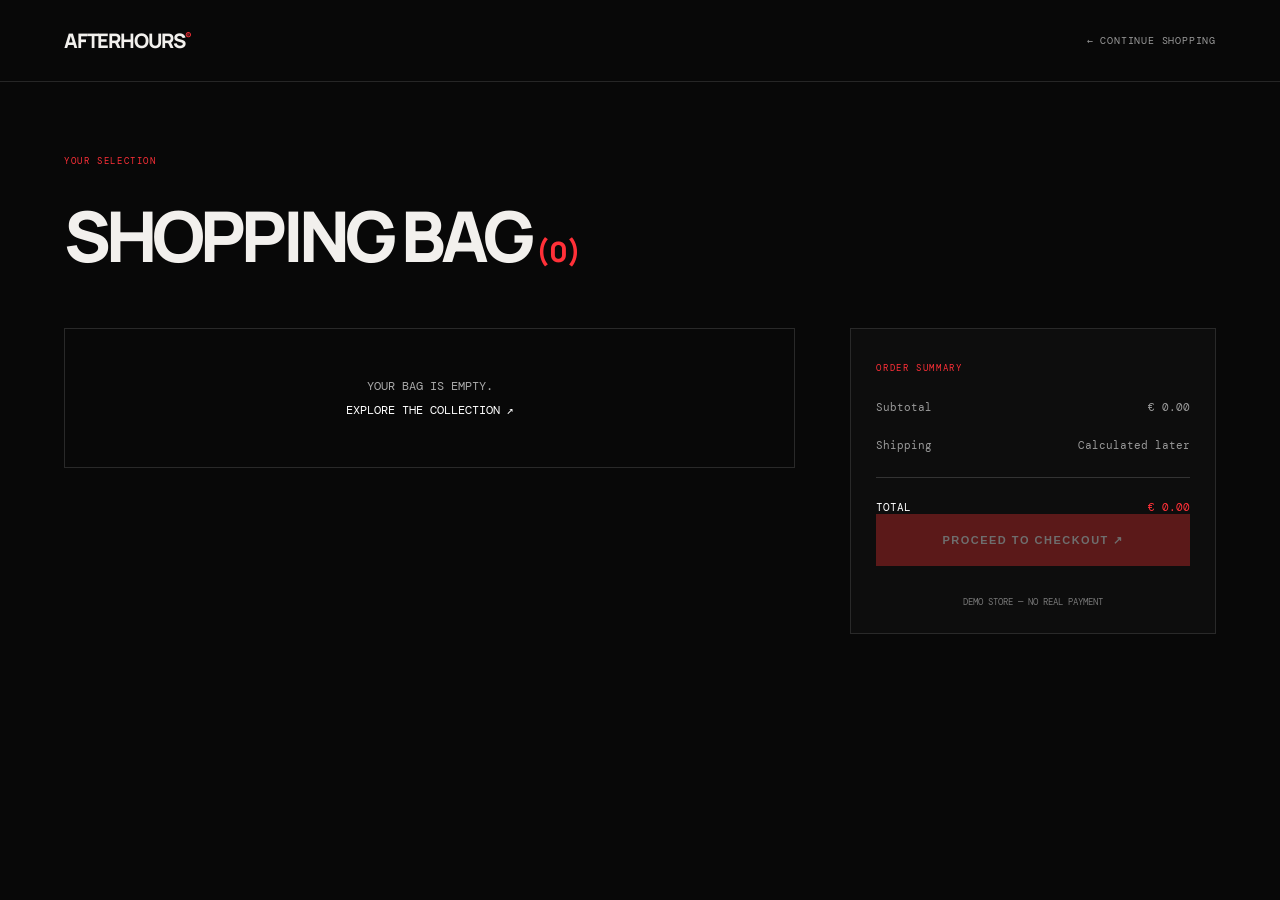
<file: cart.html>
<!DOCTYPE html>
<html lang="en">
<head>
    <meta charset="UTF-8">
    <meta name="viewport" content="width=device-width, initial-scale=1.0">
    <title>Shopping Bag | AFTERHOURS®</title>

    <link rel="stylesheet" href="css/style.css">
    <link href="https://fonts.googleapis.com/css2?family=DM+Mono:wght@400;500&family=Manrope:wght@400;500;600;700;800&display=swap" rel="stylesheet">
</head>

<body class="cart-page">

    <header class="product-header">
        <a href="index.html" class="product-logo">AFTERHOURS<sup>®</sup></a>
        <a href="index.html#products" class="back-link">← CONTINUE SHOPPING</a>
    </header>

    <main class="cart-main">
        <div class="cart-heading">
            <span class="detail-category">YOUR SELECTION</span>
            <h1>SHOPPING BAG<span id="cartCount"> (0)</span></h1>
        </div>

        <div class="cart-layout">
            <section id="cartItems" class="cart-items">
                <!-- Products will be inserted by JavaScript -->
            </section>

            <aside class="cart-summary">
                <span class="detail-category">ORDER SUMMARY</span>

                <div class="summary-line">
                    <span>Subtotal</span>
                    <span id="cartSubtotal">€ 0.00</span>
                </div>

                <div class="summary-line">
                    <span>Shipping</span>
                    <span>Calculated later</span>
                </div>

                <div class="summary-total">
                    <span>TOTAL</span>
                    <span id="cartTotal">€ 0.00</span>
                </div>

                <button
    id="checkoutButton"
    class="checkout-button"
    type="button"
>
    PROCEED TO CHECKOUT ↗
</button>

                <p id="checkoutMessage" class="cart-message"></p>
                <p class="cart-disclaimer">DEMO STORE — NO REAL PAYMENT</p>
            </aside>
        </div>
    </main>

    <script src="js/products-data.js"></script>
<script src="js/cart.js"></script> <!-- или checkout.js соответственно -->

</body>
</html>
</file>
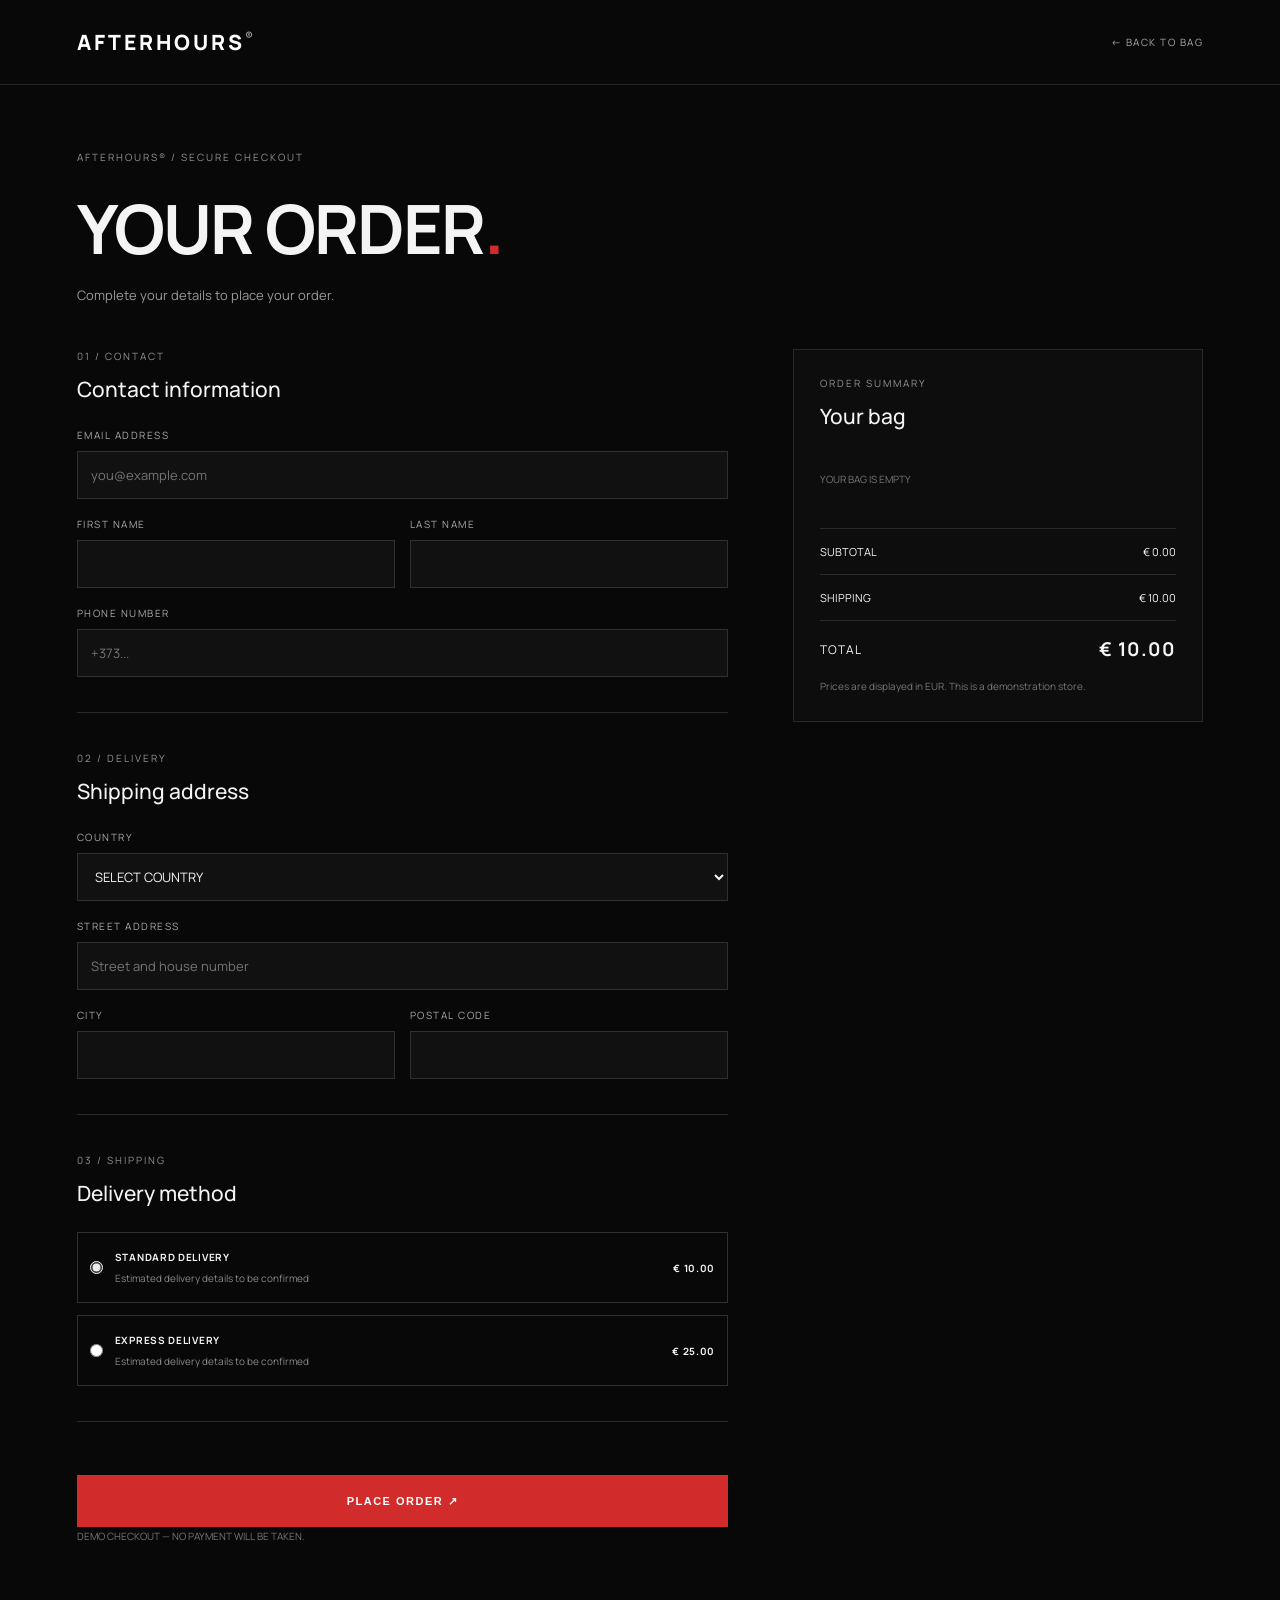
<file: checkout.html>
<!DOCTYPE html>
<html lang="en">
<head>
    <meta charset="UTF-8">
    <meta name="viewport" content="width=device-width, initial-scale=1.0">
    <title>Checkout — AFTERHOURS®</title>
    <link rel="stylesheet" href="css/style.css">
</head>
<body class="checkout-page">

    <header class="checkout-header">
        <a href="index.html" class="checkout-logo">AFTERHOURS<span>®</span></a>
        <a href="cart.html" class="checkout-back">← BACK TO BAG</a>
    </header>

    <main class="checkout-main">
        <div class="checkout-heading">
            <p class="checkout-eyebrow">AFTERHOURS® / SECURE CHECKOUT</p>
            <h1>YOUR ORDER<span>.</span></h1>
            <p>Complete your details to place your order.</p>
        </div>

        <div class="checkout-layout">
            <form id="checkoutForm" class="checkout-form">

                <section class="checkout-section">
                    <p class="checkout-section-number">01 / CONTACT</p>
                    <h2>Contact information</h2>

                    <label for="email">EMAIL ADDRESS</label>
                    <input type="email" id="email" name="email"
                           placeholder="you@example.com" required>

                    <div class="checkout-two-columns">
                        <div>
                            <label for="firstName">FIRST NAME</label>
                            <input type="text" id="firstName" name="firstName"
                                   autocomplete="given-name" required>
                        </div>
                        <div>
                            <label for="lastName">LAST NAME</label>
                            <input type="text" id="lastName" name="lastName"
                                   autocomplete="family-name" required>
                        </div>
                    </div>

                    <label for="phone">PHONE NUMBER</label>
                    <input type="tel" id="phone" name="phone"
                           autocomplete="tel" placeholder="+373..." required>
                </section>

                <section class="checkout-section">
                    <p class="checkout-section-number">02 / DELIVERY</p>
                    <h2>Shipping address</h2>

                    <label for="country">COUNTRY</label>
                    <select id="country" name="country" required>
                        <option value="">SELECT COUNTRY</option>
                        <option value="Moldova">Moldova</option>
                        <option value="Romania">Romania</option>
                        <option value="Ukraine">Ukraine</option>
                        <option value="Other">Other</option>
                    </select>

                    <label for="address">STREET ADDRESS</label>
                    <input type="text" id="address" name="address"
                           autocomplete="street-address"
                           placeholder="Street and house number" required>

                    <div class="checkout-two-columns">
                        <div>
                            <label for="city">CITY</label>
                            <input type="text" id="city" name="city"
                                   autocomplete="address-level2" required>
                        </div>
                        <div>
                            <label for="postalCode">POSTAL CODE</label>
                            <input type="text" id="postalCode" name="postalCode"
                                   autocomplete="postal-code" required>
                        </div>
                    </div>
                </section>

                <section class="checkout-section">
                    <p class="checkout-section-number">03 / SHIPPING</p>
                    <h2>Delivery method</h2>

                    <label class="shipping-option">
                        <input type="radio" name="shipping" value="standard"
                               checked>
                        <span>
                            <strong>STANDARD DELIVERY</strong>
                            <small>Estimated delivery details to be confirmed</small>
                        </span>
                        <strong>€ 10.00</strong>
                    </label>

                    <label class="shipping-option">
                        <input type="radio" name="shipping" value="express">
                        <span>
                            <strong>EXPRESS DELIVERY</strong>
                            <small>Estimated delivery details to be confirmed</small>
                        </span>
                        <strong>€ 25.00</strong>
                    </label>
                </section>

                <p id="checkoutError" class="checkout-error"
                   role="alert"></p>

                <button type="submit" class="checkout-place-order">
                    PLACE ORDER ↗
                </button>

                <p class="checkout-disclaimer">
                    DEMO CHECKOUT — NO PAYMENT WILL BE TAKEN.
                </p>
            </form>

            <aside class="checkout-summary">
                <p class="checkout-section-number">ORDER SUMMARY</p>
                <h2>Your bag</h2>

                <div id="checkoutItems" class="checkout-items"></div>

                <div class="checkout-total-row">
                    <span>SUBTOTAL</span>
                    <span id="checkoutSubtotal">€ 0.00</span>
                </div>

                <div class="checkout-total-row">
                    <span>SHIPPING</span>
                    <span id="checkoutShipping">€ 10.00</span>
                </div>

                <div class="checkout-grand-total">
                    <span>TOTAL</span>
                    <strong id="checkoutTotal">€ 0.00</strong>
                </div>

                <p class="checkout-summary-note">
                    Prices are displayed in EUR. This is a demonstration store.
                </p>
            </aside>
        </div>

        <section id="orderSuccess" class="order-success" hidden>
            <p class="checkout-eyebrow">AFTERHOURS® / ORDER CONFIRMED</p>
            <h2>THANK YOU<span>.</span></h2>
            <p>Your demo order has been created successfully.</p>
            <p>Order reference: <strong id="orderReference"></strong></p>
            <p id="successTotal"></p>
            <a href="index.html">CONTINUE SHOPPING ↗</a>
        </section>
    </main>

    <script src="js/products-data.js"></script>
<script src="js/checkout.js"></script>


</body>
</html>
</file>
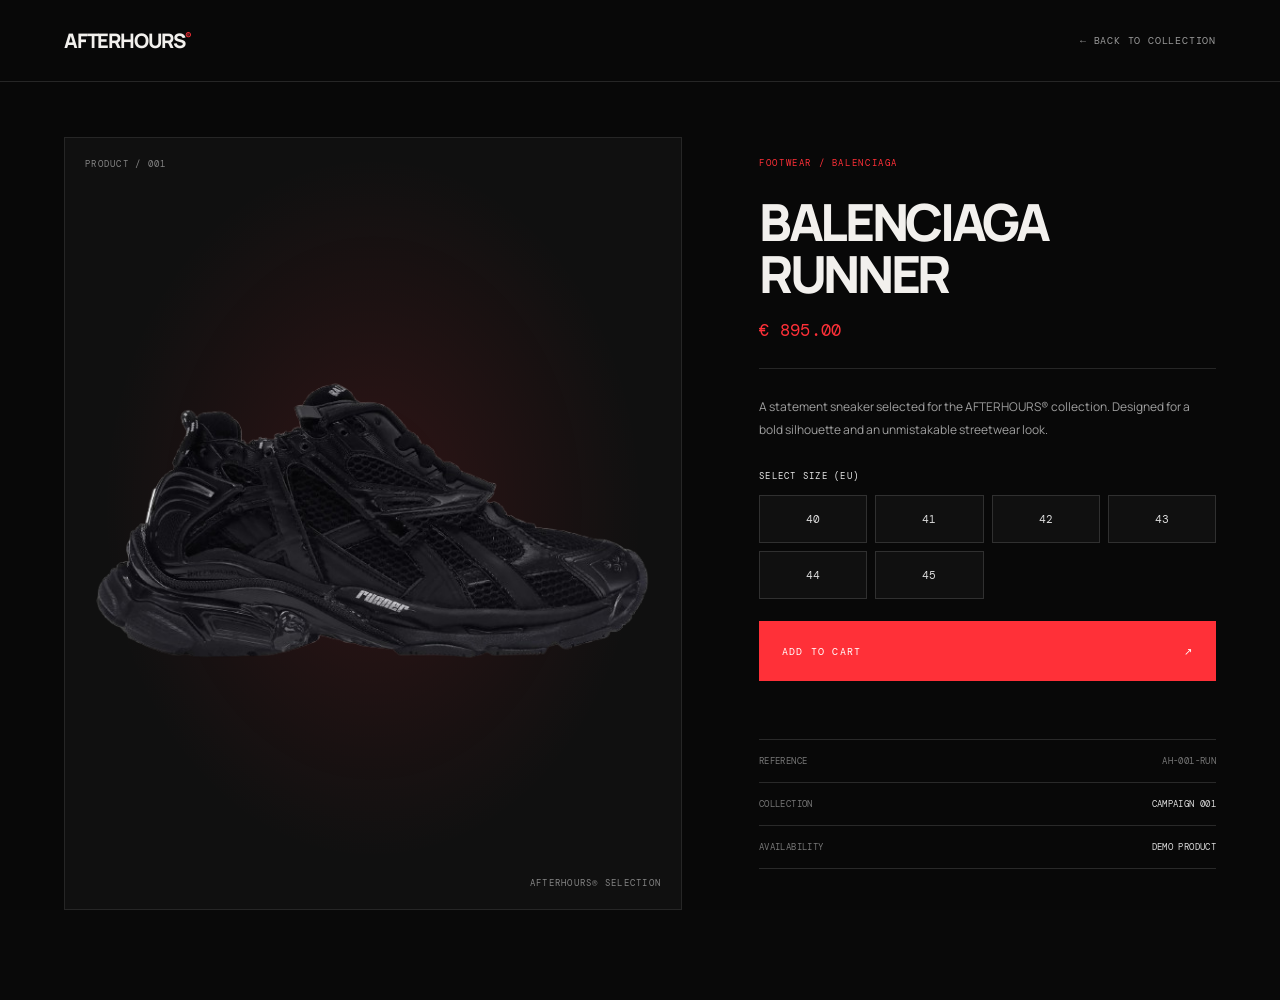
<file: product.html>
<!DOCTYPE html>
<html lang="en">
<head>
    <meta charset="UTF-8">
    <meta name="viewport" content="width=device-width, initial-scale=1.0">

    <title>AFTERHOURS® — Product</title>

    <link rel="stylesheet" href="css/style.css">

    <link rel="preconnect" href="https://fonts.googleapis.com">
    <link href="https://fonts.googleapis.com/css2?family=DM+Mono:wght@400;500&family=Manrope:wght@400;500;600;700;800&display=swap" rel="stylesheet">
</head>

<body class="product-page">

    <header class="product-header">
        <a href="index.html" class="product-logo">AFTERHOURS<sup>®</sup></a>

        <a href="index.html#collection" class="back-link">
            ← BACK TO COLLECTION
        </a>
    </header>

    <main class="product-detail">

        <div class="product-detail-visual">
            <span class="detail-number" id="detailNumber">PRODUCT / 001</span>

            <img
                src="assets/images/balenciaga-runner.png"
                alt="Balenciaga Runner sneakers"
                class="detail-image"
                id="detailImage"
            >

            <span class="detail-caption">AFTERHOURS® SELECTION</span>
        </div>

        <div class="product-detail-info">

            <span class="detail-category" id="detailCategory">FOOTWEAR / BALENCIAGA</span>

            <h1 id="detailName">BALENCIAGA<br>RUNNER</h1>

            <p class="detail-price" id="detailPrice">€ 895.00</p>

            <div class="detail-divider"></div>

            <p class="detail-description" id="detailDescription">
                A statement sneaker selected for the AFTERHOURS® collection.
                Designed for a bold silhouette and an unmistakable streetwear look.
            </p>

            <span class="size-label">SELECT SIZE (EU)</span>

            <div class="size-options">
                <button class="size-option" type="button" data-size="40">40</button>
                <button class="size-option" type="button" data-size="41">41</button>
                <button class="size-option" type="button" data-size="42">42</button>
                <button class="size-option" type="button" data-size="43">43</button>
                <button class="size-option" type="button" data-size="44">44</button>
                <button class="size-option" type="button" data-size="45">45</button>
            </div>

            <button class="add-to-cart" id="addToCart" type="button">
                ADD TO CART <span>↗</span>
            </button>

            <p class="cart-message" id="cartMessage" aria-live="polite"></p>

            <div class="detail-meta">
                <p><span>REFERENCE</span> <span id="detailReference">AH-001-RUN</span></p>
                <p><span>COLLECTION</span> CAMPAIGN 001</p>
                <p><span>AVAILABILITY</span> DEMO PRODUCT</p>
            </div>

        </div>

    </main>
<a href="cart.html" class="floating-cart" id="floatingCart">
    <span>VIEW CART ↗</span>
    <span class="floating-cart-count" id="floatingCartCount">0 ITEMS</span>
</a>
<script src="js/products-data.js"></script>
<script src="js/wishlist.js"></script>
<script src="js/product.js"></script>

</body>
</html>
</file>
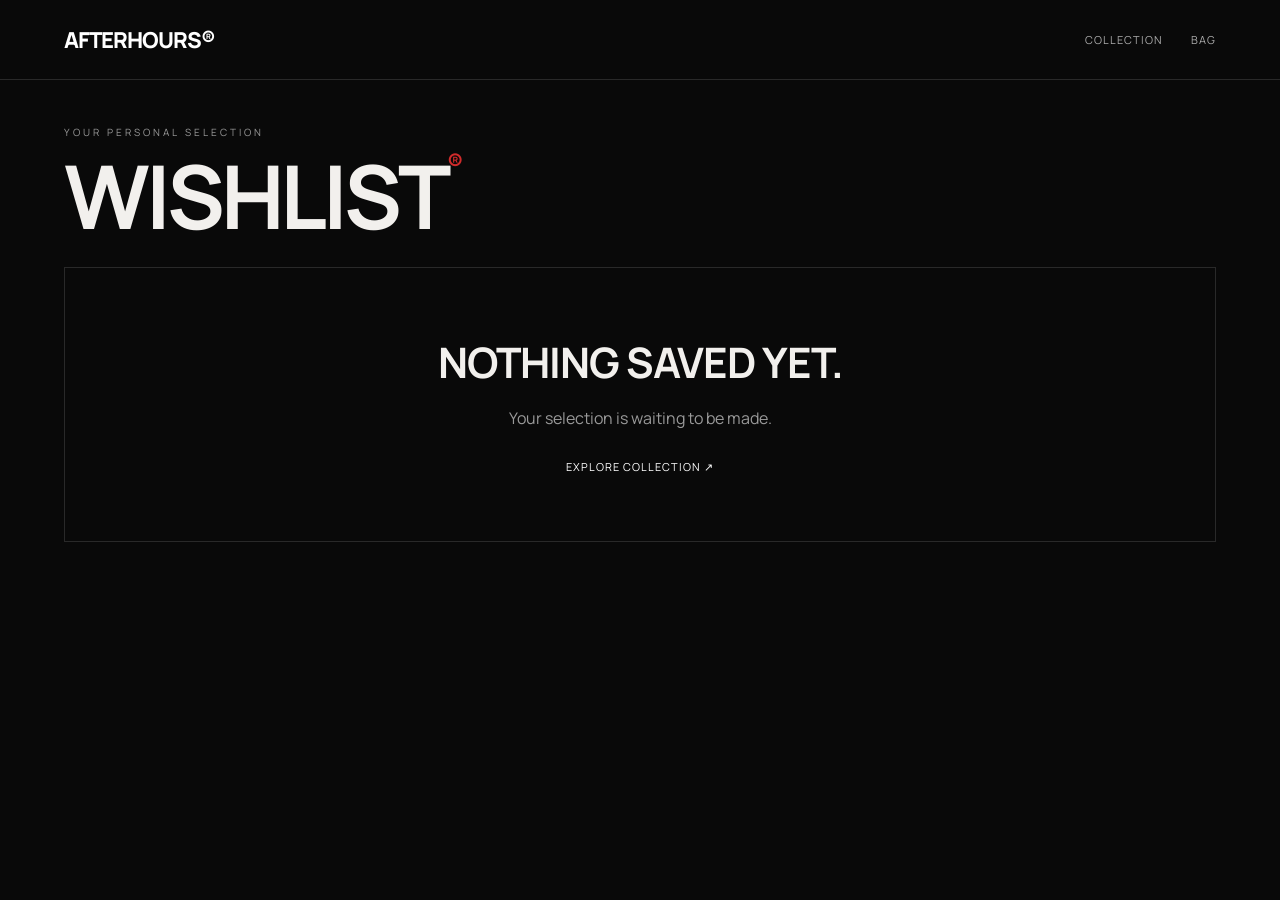
<file: wishlist.html>
<!DOCTYPE html>
<html lang="en">
<head>
    <meta charset="UTF-8">
    <meta name="viewport" content="width=device-width, initial-scale=1.0">
    <title>WISHLIST — AFTERHOURS®</title>
    <link rel="stylesheet" href="css/style.css">
</head>
<body>

    <header class="wishlist-header">
        <a href="index.html" class="wishlist-logo">AFTERHOURS®</a>
        <nav>
            <a href="index.html#collection">COLLECTION</a>
            <a href="cart.html">BAG</a>
        </nav>
    </header>

    <main class="wishlist-page">
        <div class="wishlist-heading">
            <p>YOUR PERSONAL SELECTION</p>
            <h1>WISHLIST<span>®</span></h1>
        </div>

        <div id="wishlistItems" class="wishlist-grid"></div>

        <div id="wishlistEmpty" class="wishlist-empty" hidden>
            <h2>NOTHING SAVED YET.</h2>
            <p>Your selection is waiting to be made.</p>
            <a href="index.html#collection">EXPLORE COLLECTION ↗</a>
        </div>
    </main>

    <script src="js/products-data.js"></script>
<script src="js/wishlist.js"></script>
<script src="js/main.js"></script>

</body>
</html>
</file>
<file: css/style.css>
@import url('https://fonts.googleapis.com/css2?family=Barlow+Condensed:wght@500;600;700;800;900&family=DM+Mono:wght@400;500&family=Manrope:wght@400;500;600;700;800&display=swap');

:root {
    --black: #090909;
    --panel: #111111;
    --white: #f2f0ed;
    --muted: #777777;
    --red: #ff3038;
    --line: rgba(255, 255, 255, 0.13);

    --font-display: "Barlow Condensed", sans-serif;
    --font-body: "Manrope", sans-serif;
    --font-mono: "DM Mono", monospace;
}

* {
    box-sizing: border-box;
    margin: 0;
    padding: 0;
}

html {
    scroll-behavior: smooth;
    background: var(--black);
}

body {
    background: var(--black);
    color: var(--white);
    font-family: var(--font-body);
    overflow-x: hidden;
}

a {
    color: inherit;
    text-decoration: none;
}

button,
a {
    -webkit-tap-highlight-color: transparent;
}

::selection {
    background: var(--red);
    color: white;
}

/* INTRO LOADER */

.site-loader {
    position: fixed;
    inset: 0;
    z-index: 1000;
    display: flex;
    flex-direction: column;
    align-items: center;
    justify-content: center;
    gap: 22px;
    background: var(--black);
}

.loader-word {
    font-family: var(--font-display);
    font-size: clamp(2rem, 7vw, 5rem);
    font-weight: 800;
    letter-spacing: -0.06em;
}

.loader-word span,
.logo span {
    color: var(--red);
}

.loader-line {
    width: min(260px, 60vw);
    height: 1px;
    overflow: hidden;
    background: #333;
}

.loader-progress {
    width: 100%;
    height: 100%;
    background: var(--red);
    transform: scaleX(0);
    transform-origin: left;
}

.loader-caption {
    color: var(--muted);
    font-family: var(--font-mono);
    font-size: 9px;
    letter-spacing: 0.18em;
}

/* HEADER */

.site-header {
    position: absolute;
    top: 0;
    left: 0;
    z-index: 20;
    display: flex;
    align-items: center;
    justify-content: space-between;
    width: 100%;
    padding: 28px 5vw;
    border-bottom: 1px solid var(--line);
}

.logo {
    font-size: 16px;
    font-weight: 800;
    letter-spacing: -0.07em;
}

.logo span {
    margin-left: 2px;
    font-size: 10px;
}

.navigation {
    display: flex;
    gap: 34px;
}

.navigation a,
.header-cta {
    font-family: var(--font-mono);
    font-size: 10px;
    text-transform: uppercase;
    letter-spacing: 0.05em;
}

.navigation a {
    color: #b0b0b0;
    transition: color 0.25s ease;
}

.navigation a:hover,
.header-cta:hover {
    color: var(--red);
}

.navigation a span {
    margin-left: 5px;
    color: var(--red);
    font-size: 8px;
}

.header-cta span {
    margin-left: 8px;
    color: var(--red);
}

/* HERO */

.hero {
    position: relative;
    display: flex;
    min-height: 100svh;
    flex-direction: column;
    justify-content: center;
    overflow: hidden;
    isolation: isolate;
    padding: 130px 5vw 45px;
    background:
        radial-gradient(
            ellipse at 73% 48%,
            rgba(255, 48, 56, 0.12),
            transparent 34%
        ),
        linear-gradient(120deg, #090909 30%, #101010 100%);
}

.hero-grid {
    position: absolute;
    inset: 0;
    z-index: -2;
    opacity: 0.16;
    background-image:
        linear-gradient(to right, #777 1px, transparent 1px),
        linear-gradient(to bottom, #777 1px, transparent 1px);
    background-size: 90px 90px;
    mask-image: linear-gradient(to bottom, transparent, black 25%, black 75%, transparent);
}

.hero-glow {
    position: absolute;
    z-index: -1;
    top: 15%;
    right: 3%;
    width: min(48vw, 650px);
    aspect-ratio: 1;
    border-radius: 50%;
    background: radial-gradient(
        circle,
        rgba(220, 220, 220, 0.13) 0%,
        rgba(255, 48, 56, 0.09) 28%,
        transparent 70%
    );
    filter: blur(35px);
    pointer-events: none;
}

.hero-topline {
    position: absolute;
    top: 115px;
    left: 5vw;
    right: 5vw;
    display: flex;
    justify-content: space-between;
    gap: 20px;
    color: var(--muted);
    font-family: var(--font-mono);
    font-size: 9px;
    letter-spacing: 0.09em;
}

.hero-content {
    position: relative;
    z-index: 2;
    width: 100%;
    max-width: 1500px;
    margin: auto;
}

.hero-eyebrow {
    display: flex;
    align-items: center;
    gap: 10px;
    margin-bottom: 22px;
    color: #c5c5c5;
    font-family: var(--font-mono);
    font-size: 10px;
    letter-spacing: 0.1em;
}

.status-dot {
    width: 7px;
    height: 7px;
    border-radius: 50%;
    background: var(--red);
    box-shadow: 0 0 14px var(--red);
}

.hero-title {
    position: relative;
    width: fit-content;
    font-family: var(--font-display);
    font-size: clamp(7rem, 20.5vw, 21rem);
    font-weight: 900;
    line-height: 0.69;
    letter-spacing: -0.075em;
    text-transform: uppercase;
}

.title-line {
    display: block;
    position: relative;
    white-space: nowrap;
}

.title-line-one {
    color: #e7e7e7;
    background: linear-gradient(
        180deg,
        #ffffff 0%,
        #a7a7a7 37%,
        #f4f4f4 49%,
        #676767 51%,
        #d5d5d5 70%,
        #777777 100%
    );
    background-clip: text;
    -webkit-background-clip: text;
    -webkit-text-fill-color: transparent;
}

.title-line-two {
    margin-top: 0.12em;
    color: var(--white);
}

.title-mark {
    display: inline-block;
    margin-left: 0.06em;
    color: var(--red);
    font-family: var(--font-body);
    font-size: 0.13em;
    vertical-align: top;
    letter-spacing: 0;
}

.hero-bottom {
    display: grid;
    grid-template-columns: 1fr auto 1fr;
    align-items: end;
    gap: 24px;
    margin-top: 55px;
}

.hero-description {
    color: #a8a8a8;
    font-size: clamp(12px, 1.1vw, 15px);
    line-height: 1.8;
}

.round-link {
    display: grid;
    width: 56px;
    height: 56px;
    place-items: center;
    border: 1px solid #555;
    border-radius: 50%;
    font-size: 22px;
    transition:
        color 0.3s ease,
        border-color 0.3s ease,
        background 0.3s ease,
        transform 0.3s ease;
}

.round-link:hover {
    color: white;
    border-color: var(--red);
    background: var(--red);
    transform: translateY(4px);
}

.hero-edition {
    justify-self: end;
    color: var(--muted);
    font-family: var(--font-mono);
    font-size: 9px;
    line-height: 2;
    text-align: right;
    letter-spacing: 0.07em;
}

.hero-edition span {
    display: block;
    color: var(--red);
}

.hero-orbit {
    position: absolute;
    z-index: -1;
    top: 50%;
    right: 5%;
    width: min(42vw, 580px);
    aspect-ratio: 1;
    border: 1px solid rgba(255, 255, 255, 0.12);
    border-radius: 50%;
    transform: translateY(-50%);
    pointer-events: none;
}

.orbit-two {
    width: min(32vw, 440px);
    border-color: rgba(255, 48, 56, 0.18);
}

.hero-side-label {
    position: absolute;
    top: 50%;
    right: 22px;
    color: #656565;
    font-family: var(--font-mono);
    font-size: 8px;
    letter-spacing: 0.12em;
    writing-mode: vertical-rl;
    transform: translateY(-50%);
}

/* SHARED SECTIONS */

.section-pad {
    padding: 130px 5vw;
}

.section-label {
    color: var(--red);
    font-family: var(--font-mono);
    font-size: 10px;
    letter-spacing: 0.08em;
}

/* MANIFESTO */

.manifesto {
    position: relative;
    border-top: 1px solid var(--line);
}

.manifesto-title {
    max-width: 1100px;
    margin-top: 60px;
    font-family: var(--font-display);
    font-size: clamp(4rem, 11vw, 11rem);
    font-weight: 800;
    line-height: 0.87;
    letter-spacing: -0.045em;
}

.manifesto-title span {
    display: block;
    color: #686868;
}

.manifesto-copy {
    max-width: 380px;
    margin: 50px 0 0 auto;
    color: #a3a3a3;
    font-size: 13px;
    line-height: 1.9;
}

/* COLLECTION */

.collection {
    background: #101010;
}

.section-heading {
    display: flex;
    justify-content: space-between;
    gap: 20px;
    color: var(--muted);
    font-family: var(--font-mono);
    font-size: 10px;
}

.section-heading .section-label {
    color: var(--red);
}

.collection-title {
    margin: 55px 0 70px;
    font-family: var(--font-display);
    font-size: clamp(5rem, 12vw, 12rem);
    font-weight: 800;
    line-height: 0.8;
    letter-spacing: -0.05em;
}

.product-grid {
    display: grid;
    grid-template-columns: repeat(3, minmax(0, 1fr));
    gap: 18px;
}

.product-card {
    min-width: 0;
}
.product-card {
    transform-style: preserve-3d;
    will-change: transform;
}

.product-visual {
    position: relative;
    display: grid;
    min-height: 380px;
    overflow: hidden;
    place-items: center;
    isolation: isolate;
    background: #171717;
}

.product-visual::before {
    position: absolute;
    inset: 0;
    z-index: -1;
    content: "";
    background: radial-gradient(
        circle at 50% 45%,
        rgba(255, 255, 255, 0.1),
        transparent 55%
    );
    transition: transform 0.5s ease;
}

.product-card:hover .product-visual::before {
    transform: scale(1.3);
}

.product-visual-two {
    background-color: #191415;
}

.product-visual-three {
    background-color: #131416;
}

.product-index {
    position: absolute;
    top: 18px;
    left: 18px;
    color: #929292;
    font-family: var(--font-mono);
    font-size: 9px;
}

.product-plus {
    position: absolute;
    right: 18px;
    bottom: 18px;
    display: grid;
    width: 34px;
    height: 34px;
    place-items: center;
    border: 1px solid #555;
    border-radius: 50%;
    transition: background 0.3s ease;
}

.product-card:hover .product-plus {
    border-color: var(--red);
    background: var(--red);
}

.product-shape {
    width: 62%;
    height: 100px;
    border: 1px solid rgba(255, 255, 255, 0.5);
    border-radius: 48% 16% 35% 20%;
    background: linear-gradient(
        145deg,
        #eeeeee,
        #676767 30%,
        #171717 58%,
        #9a9a9a 72%,
        #303030
    );
    box-shadow:
        0 20px 50px rgba(0, 0, 0, 0.7),
        inset 0 2px 3px rgba(255, 255, 255, 0.5);
    transform: rotate(-22deg) skewX(-10deg);
    transition: transform 0.5s cubic-bezier(0.2, 0.8, 0.2, 1);
}

.product-card:hover .product-shape {
    transform: rotate(-15deg) skewX(-6deg) scale(1.12) translateY(-8px);
}

.shape-two {
    border-radius: 10% 40% 20% 30%;
    background: linear-gradient(145deg, #8c272d, #211416 50%, #d0d0d0);
    transform: rotate(-32deg) skewX(-10deg);
}

.shape-three {
    border-radius: 40% 15% 30% 15%;
    background: linear-gradient(145deg, #f3f3f3, #7c7c7c 25%, #242424 65%, #b9b9b9);
    transform: rotate(-16deg) skewX(-14deg);
}

.product-info {
    display: flex;
    justify-content: space-between;
    gap: 10px;
    padding: 20px 0;
    border-bottom: 1px solid var(--line);
}

.product-info h3 {
    font-size: 11px;
    font-weight: 700;
    letter-spacing: 0.04em;
}

.product-info span {
    color: var(--muted);
    font-family: var(--font-mono);
    font-size: 8px;
    white-space: nowrap;
}

/* FOOTER */

.site-footer {
    display: flex;
    align-items: center;
    justify-content: space-between;
    gap: 20px;
    padding: 35px 5vw;
    border-top: 1px solid var(--line);
}

.site-footer p,
.site-footer > a:last-child {
    color: var(--muted);
    font-family: var(--font-mono);
    font-size: 9px;
}

/* ACCESSIBILITY */

@media (prefers-reduced-motion: reduce) {
    *,
    *::before,
    *::after {
        scroll-behavior: auto !important;
        animation-duration: 0.01ms !important;
        transition-duration: 0.01ms !important;
    }
}

/* TABLET AND MOBILE */

@media (max-width: 800px) {
    .site-header {
        padding: 23px 5vw;
    }

    .navigation {
        gap: 15px;
    }

    .navigation a {
        font-size: 9px;
    }

    .header-cta {
        display: none;
    }

    .hero {
        min-height: 90svh;
        padding-top: 150px;
    }

    .hero-topline {
        top: 95px;
        font-size: 7px;
    }

    .hero-title {
        font-size: clamp(5.5rem, 21vw, 11rem);
    }

    .hero-orbit {
        top: 42%;
        right: -15%;
        width: 65vw;
    }

    .orbit-two {
        width: 48vw;
    }

    .hero-side-label {
        display: none;
    }

    .hero-bottom {
        margin-top: 45px;
    }

    .section-pad {
        padding: 90px 5vw;
    }

    .product-grid {
        grid-template-columns: 1fr 1fr;
    }

    .product-card:last-child {
        grid-column: 1 / -1;
    }

    .product-visual {
        min-height: 300px;
    }
}

@media (max-width: 520px) {
    .navigation {
        gap: 12px;
    }

    .navigation a {
        font-size: 8px;
    }

    .hero {
        min-height: 85svh;
        padding-right: 5vw;
        padding-left: 5vw;
    }

    .hero-topline {
        gap: 10px;
        font-size: 6px;
    }

    .hero-title {
        font-size: clamp(4.4rem, 20vw, 7rem);
    }

    .hero-bottom {
        grid-template-columns: 1fr auto;
        gap: 18px;
    }

    .hero-edition {
        display: none;
    }

    .round-link {
        width: 46px;
        height: 46px;
    }

    .manifesto-title {
        margin-top: 40px;
        font-size: clamp(3.7rem, 16vw, 6rem);
    }

    .manifesto-copy {
        margin-top: 35px;
    }

    .collection-title {
        margin: 40px 0;
        font-size: 18vw;
    }

    .product-grid {
        grid-template-columns: 1fr;
    }

    .product-card:last-child {
        grid-column: auto;
    }

    .product-visual {
        min-height: 340px;
    }

    .site-footer {
        flex-wrap: wrap;
    }

    .site-footer p {
        order: 3;
        width: 100%;
    }
}

.test-animation {
    margin-top: 30px;
    padding: 14px 22px;
    color: #f2f0ed;
    background: transparent;
    border: 1px solid #ff3038;
    font-family: "DM Mono", monospace;
    font-size: 11px;
    cursor: pointer;
    transition: background 0.3s ease;
}

.test-animation:hover {
    background: #ff3038;
}

.product-card {
    transform-style: preserve-3d;
    will-change: transform;
}

.product-visual {
    position: relative;
    width: 100%;
    height: 320px;
    overflow: hidden;
    display: flex;
    align-items: center;
    justify-content: center;
    background:
        radial-gradient(
            circle at 50% 45%,
            rgba(255, 40, 50, 0.10),
            transparent 65%
        ),
        #101010;
}

.product-image {
    display: block;
    width: 100%;
    height: 100%;
    object-fit: contain;
    padding: 18px;
    transition: filter 0.4s ease;
}

.product-card:hover .product-image {
    filter: drop-shadow(0 12px 24px rgba(255, 35, 45, 0.18));
}

.product-info {
    display: flex;
    flex-direction: column;
    align-items: flex-start;
    gap: 10px;
    padding: 22px 0 10px;
}

.product-category {
    color: #858585;
    font-family: "DM Mono", monospace;
    font-size: 10px;
    letter-spacing: 0.14em;
}

.product-name {
    margin: 0;
    color: #f2f0ed;
    font-family: "Manrope", sans-serif;
    font-size: 17px;
    font-weight: 600;
    letter-spacing: -0.04em;
    text-transform: uppercase;
}

.product-price {
    margin: 0;
    color: #ff3038;
    font-family: "DM Mono", monospace;
    font-size: 12px;
}

.product-card {
    cursor: pointer;
}

.product-card .product-image {
    transition:
        transform 0.6s cubic-bezier(0.2, 0.7, 0.2, 1),
        filter 0.6s ease;
}

.product-card:hover .product-image {
    transform: scale(1.06);
    filter: drop-shadow(0 15px 30px rgba(255, 35, 45, 0.2));
}

/* ===== AFTERHOURS CAMPAIGN ===== */

.campaign {
    position: relative;
    min-height: 560px;
    margin: 100px 5% 80px;
    padding: 70px;
    display: flex;
    align-items: center;
    overflow: hidden;
    isolation: isolate;
    background: #0b0b0b;
    border: 1px solid rgba(255, 255, 255, 0.09);
}


.campaign-image {
    position: absolute;
    inset: 0;
    z-index: -2;

    background-image:
        linear-gradient(
            90deg,
            rgba(0, 0, 0, 0.96) 0%,
            rgba(0, 0, 0, 0.78) 35%,
            rgba(0, 0, 0, 0.15) 100%
        ),
        url("../assets/images/campaign.jpg");

    background-size: cover;
    background-position: center 35%;
    background-repeat: no-repeat;

    transform: scale(1.02);
}


.campaign-content {
    position: relative;
    z-index: 1;
    max-width: 720px;
}

.campaign-label {
    display: block;
    margin-bottom: 28px;
    color: #a4a4a4;
    font-family: "DM Mono", monospace;
    font-size: 10px;
    letter-spacing: 0.2em;
}

.campaign h2 {
    margin: 0;
    color: #f5f3f0;
    font-family: "Manrope", sans-serif;
    font-size: clamp(44px, 7vw, 96px);
    font-weight: 800;
    line-height: 0.92;
    letter-spacing: -0.075em;
}

.campaign h2 span {
    color: #ff3038;
    text-shadow: 0 0 35px rgba(255, 48, 56, 0.18);
}

.campaign-content p {
    margin: 28px 0 32px;
    color: #999;
    font-family: "DM Mono", monospace;
    font-size: 10px;
    letter-spacing: 0.12em;
}

.campaign-button {
    display: inline-flex;
    align-items: center;
    gap: 35px;
    padding: 17px 20px;
    color: #f5f3f0;
    border: 1px solid rgba(255, 255, 255, 0.35);
    text-decoration: none;
    font-family: "DM Mono", monospace;
    font-size: 11px;
    letter-spacing: 0.08em;
    transition:
        background 0.3s ease,
        color 0.3s ease,
        border-color 0.3s ease;
}

.campaign-button span {
    color: #ff3038;
    transition: transform 0.3s ease;
}

.campaign-button:hover {
    color: #fff;
    background: #ff3038;
    border-color: #ff3038;
}

.campaign-button:hover span {
    color: #fff;
    transform: translate(3px, -3px);
}

.campaign-index {
    position: absolute;
    right: 25px;
    bottom: 25px;
    color: #777;
    font-family: "DM Mono", monospace;
    font-size: 10px;
    letter-spacing: 0.12em;
}

/* Mobile */

@media (max-width: 600px) {
    .campaign {
        min-height: 430px;
        margin: 60px 4% 50px;
        padding: 30px 24px;
    }

    .campaign h2 {
        font-size: clamp(42px, 12vw, 66px);
    }

    .campaign-content p {
        max-width: 240px;
        line-height: 1.8;
    }
}

/* ===== PRODUCT DETAIL PAGE ===== */

.product-page {
    min-height: 100vh;
    background: #080808;
    color: #f2f0ed;
}

.product-header {
    min-height: 82px;
    padding: 0 5%;
    display: flex;
    align-items: center;
    justify-content: space-between;
    border-bottom: 1px solid rgba(255, 255, 255, 0.12);
}

.product-logo {
    color: #f2f0ed;
    font-family: "Manrope", sans-serif;
    font-size: 20px;
    font-weight: 800;
    letter-spacing: -0.06em;
    text-decoration: none;
}

.product-logo sup {
    color: #ff3038;
    font-size: 10px;
}

.back-link {
    color: #999;
    font-family: "DM Mono", monospace;
    font-size: 10px;
    letter-spacing: 0.08em;
    text-decoration: none;
}

.back-link:hover {
    color: #ff3038;
}

.product-detail {
    width: 90%;
    max-width: 1400px;
    margin: 60px auto;
    display: grid;
    grid-template-columns: 1.15fr 0.85fr;
    gap: 8%;
    align-items: start;
}

.product-detail-visual {
    position: relative;
    min-height: 560px;
    display: flex;
    align-items: center;
    justify-content: center;
    overflow: hidden;
    background:
        radial-gradient(
            circle at 50% 55%,
            rgba(255, 35, 45, 0.13),
            transparent 55%
        ),
        #111;
    border: 1px solid rgba(255, 255, 255, 0.1);
}

.detail-image {
    display: block;
    width: 90%;
    height: 460px;
    object-fit: contain;
    transition: transform 0.5s ease;
}

.product-detail-visual:hover .detail-image {
    transform: scale(1.06);
}

.detail-number,
.detail-caption {
    position: absolute;
    color: #858585;
    font-family: "DM Mono", monospace;
    font-size: 10px;
    letter-spacing: 0.12em;
}

.detail-number {
    top: 22px;
    left: 22px;
}

.detail-caption {
    right: 22px;
    bottom: 22px;
}

.product-detail-info {
    padding: 24px 0;
}

.detail-category {
    color: #ff3038;
    font-family: "DM Mono", monospace;
    font-size: 10px;
    letter-spacing: 0.15em;
}

.product-detail-info h1 {
    margin: 24px 0 18px;
    font-family: "Manrope", sans-serif;
    font-size: clamp(38px, 5vw, 66px);
    font-weight: 800;
    line-height: 0.98;
    letter-spacing: -0.07em;
}

.detail-price {
    font-family: "DM Mono", monospace;
    font-size: 16px;
}

.detail-divider {
    height: 1px;
    margin: 28px 0;
    background: rgba(255, 255, 255, 0.15);
}

.detail-description {
    max-width: 440px;
    color: #999;
    font-size: 13px;
    line-height: 1.9;
}

.size-label {
    display: block;
    margin: 32px 0 14px;
    font-family: "DM Mono", monospace;
    font-size: 10px;
    letter-spacing: 0.12em;
}

.size-options {
    display: grid;
    grid-template-columns: repeat(6, minmax(0, 1fr));
    gap: 8px;
}

.size-option {
    min-height: 45px;
    color: #ddd;
    background: #111;
    border: 1px solid #333;
    cursor: pointer;
    transition: 0.2s ease;
}

.size-option:hover,
.size-option.selected {
    color: #fff;
    border-color: #ff3038;
    background: rgba(255, 48, 56, 0.12);
}

.add-to-cart {
    width: 100%;
    min-height: 56px;
    margin-top: 24px;
    padding: 0 20px;
    display: flex;
    align-items: center;
    justify-content: space-between;
    color: white;
    background: #ff3038;
    border: 1px solid #ff3038;
    font-family: "DM Mono", monospace;
    font-size: 11px;
    letter-spacing: 0.1em;
    cursor: pointer;
    transition: background 0.25s ease;
}

.add-to-cart:hover {
    background: #d91e28;
}

.cart-message {
    min-height: 18px;
    color: #aaa;
    font-size: 12px;
    line-height: 1.5;
}

.detail-meta {
    margin-top: 35px;
    border-top: 1px solid #292929;
}

.detail-meta p {
    display: flex;
    justify-content: space-between;
    gap: 20px;
    padding: 13px 0;
    margin: 0;
    border-bottom: 1px solid #292929;
    color: #ddd;
    font-family: "DM Mono", monospace;
    font-size: 9px;
}

.detail-meta p span {
    color: #777;
}

@media (max-width: 760px) {
    .product-detail {
        grid-template-columns: 1fr;
        gap: 24px;
        margin: 30px auto;
    }

    .product-detail-visual {
        min-height: 350px;
    }

    .detail-image {
        height: 320px;
    }

    .product-detail-info {
        padding-top: 10px;
    }

    .product-header {
        min-height: 70px;
    }

    .back-link {
        font-size: 9px;
    }
}

/* FIX: product grid and card sizing */

.products-grid {
    display: grid;
    grid-template-columns: repeat(3, minmax(0, 1fr));
    gap: 30px;
    align-items: start;
}

.product-card {
    width: 100%;
    min-width: 0;
    box-sizing: border-box;
    align-self: start;
}

.product-card img,
.product-card .product-image {
    max-width: 100%;
    max-height: 100%;
}

@media (max-width: 760px) {
    .products-grid {
        grid-template-columns: repeat(2, minmax(0, 1fr));
        gap: 16px;
    }
}

@media (max-width: 480px) {
    .products-grid {
        grid-template-columns: 1fr;
    }
}

/* FIX PRODUCT GRID */

.product-grid {
    display: grid;
    grid-template-columns: repeat(3, minmax(0, 1fr));
    gap: 30px;
    align-items: start;
}

.product-grid .product-card {
    width: 100%;
    min-width: 0;
    grid-column: auto;
    box-sizing: border-box;
}

.product-grid .product-visual {
    width: 100%;
    height: 320px;
    min-height: 0;
}

.product-grid .product-image {
    display: block;
    width: 100%;
    height: 100%;
    max-width: 100%;
    object-fit: contain;
    box-sizing: border-box;
}

@media (max-width: 800px) {
    .product-grid {
        grid-template-columns: repeat(2, minmax(0, 1fr));
        gap: 16px;
    }

    .product-grid .product-visual {
        height: 300px;
    }
}

@media (max-width: 520px) {
    .product-grid {
        grid-template-columns: 1fr;
    }

    .product-grid .product-visual {
        height: 340px;
    }
}

/* AFTERHOURS — CATALOG GRID FIX */

.product-grid {
    display: grid !important;
    grid-template-columns: repeat(3, minmax(0, 1fr)) !important;
    gap: 28px !important;
    align-items: start !important;
    width: 100%;
}

.product-grid .product-card {
    display: block;
    width: 100%;
    min-width: 0;
    margin: 0;
    grid-column: auto !important;
    align-self: start;
    box-sizing: border-box;
}

.product-grid .product-visual {
    width: 100%;
    height: 320px;
    min-height: 0;
}

.product-grid .product-image {
    display: block;
    width: 100%;
    height: 100%;
    object-fit: contain;
}

@media (max-width: 800px) {
    .product-grid {
        grid-template-columns: repeat(2, minmax(0, 1fr)) !important;
    }
}

@media (max-width: 520px) {
    .product-grid {
        grid-template-columns: 1fr !important;
    }
}


/* ===== SHOPPING CART ===== */

.cart-page {
    min-height: 100vh;
    background: #080808;
    color: #f2f0ed;
}

.cart-main {
    width: 90%;
    max-width: 1400px;
    margin: 65px auto;
}

.cart-heading h1 {
    margin: 18px 0 45px;
    font-family: "Manrope", sans-serif;
    font-size: clamp(35px, 6vw, 70px);
    font-weight: 800;
    letter-spacing: -0.07em;
}

.cart-heading h1 span {
    color: #ff3038;
    font-size: 0.4em;
    letter-spacing: 0;
}

.cart-layout {
    display: grid;
    grid-template-columns: minmax(0, 1.6fr) minmax(280px, 0.8fr);
    gap: 55px;
    align-items: start;
}

.cart-item {
    display: grid;
    grid-template-columns: 150px minmax(0, 1fr) auto;
    gap: 22px;
    align-items: center;
    padding: 20px 0;
    border-top: 1px solid #292929;
}

.cart-item-image {
    width: 150px;
    height: 150px;
    object-fit: contain;
    background: #111;
}

.cart-item-name {
    margin: 0 0 12px;
    font-family: "Manrope", sans-serif;
    font-size: 15px;
    font-weight: 700;
}

.cart-item-meta {
    color: #999;
    font-family: "DM Mono", monospace;
    font-size: 10px;
    line-height: 2;
}

.cart-item-price {
    margin-top: 12px;
    color: #ff3038;
    font-family: "DM Mono", monospace;
    font-size: 12px;
}

.cart-item-actions {
    display: flex;
    align-items: center;
    gap: 10px;
    margin-top: 14px;
}

.quantity-button,
.remove-button {
    color: #eee;
    background: transparent;
    border: 1px solid #383838;
    cursor: pointer;
}

.quantity-button {
    width: 30px;
    height: 30px;
}

.quantity-value {
    min-width: 16px;
    text-align: center;
    font-size: 12px;
}

.remove-button {
    padding: 8px 10px;
    color: #999;
    font-family: "DM Mono", monospace;
    font-size: 9px;
}

.quantity-button:hover,
.remove-button:hover {
    border-color: #ff3038;
    color: #ff3038;
}

.cart-summary {
    position: sticky;
    top: 25px;
    padding: 25px;
    border: 1px solid #292929;
    background: #0d0d0d;
}

.summary-line,
.summary-total {
    display: flex;
    justify-content: space-between;
    gap: 15px;
    font-family: "DM Mono", monospace;
    font-size: 11px;
}

.summary-line {
    margin-top: 24px;
    color: #999;
}

.summary-total {
    margin-top: 25px;
    padding-top: 22px;
    border-top: 1px solid #333;
    color: #fff;
}

.summary-total span:last-child {
    color: #ff3038;
}

.cart-summary .add-to-cart {
    margin-top: 28px;
}

.cart-disclaimer {
    color: #777;
    font-family: "DM Mono", monospace;
    font-size: 9px;
    text-align: center;
}

.cart-empty {
    padding: 50px 0;
    color: #999;
    font-family: "DM Mono", monospace;
    font-size: 12px;
    line-height: 2;
}

.cart-empty a {
    color: #ff3038;
}

@media (max-width: 800px) {
    .cart-layout {
        grid-template-columns: 1fr;
        gap: 35px;
    }

    .cart-summary {
        position: static;
    }
}

@media (max-width: 520px) {
    .cart-item {
        grid-template-columns: 100px minmax(0, 1fr);
        gap: 15px;
    }

    .cart-item-image {
        width: 100px;
        height: 120px;
    }

    .cart-item-price {
        margin-top: 8px;
    }
}

/* CATALOG CONTROLS */

.catalog-controls {
    display: grid;
    grid-template-columns: 2fr 1fr 1fr;
    gap: 20px;
    margin: 35px 0 18px;
}

.catalog-search,
.catalog-filter {
    display: flex;
    flex-direction: column;
    gap: 10px;
}

.catalog-controls label {
    color: #858585;
    font-size: 10px;
    letter-spacing: 2px;
}

.catalog-controls input,
.catalog-controls select {
    width: 100%;
    min-width: 0;
    height: 46px;
    padding: 0 12px;
    color: #f5f5f5;
    background: #101010;
    border: 1px solid #303030;
    border-radius: 0;
    font: inherit;
    font-size: 12px;
    box-sizing: border-box;
}

.catalog-controls input:focus,
.catalog-controls select:focus {
    outline: 1px solid #aaa;
    border-color: #aaa;
}

.catalog-results {
    margin: 0 0 20px;
    color: #858585;
    font-size: 10px;
    letter-spacing: 2px;
}

@media (max-width: 650px) {
    .catalog-controls {
        grid-template-columns: 1fr 1fr;
        gap: 15px;
    }

    .catalog-search {
        grid-column: 1 / -1;
    }
}

/* AFTERHOURS CHECKOUT */

.checkout-page {
    background: #080808;
    color: #f4f4f4;
    min-height: 100vh;
}

.checkout-header {
    display: flex;
    align-items: center;
    justify-content: space-between;
    padding: 28px 6%;
    border-bottom: 1px solid #252525;
}

.checkout-logo {
    color: #fff;
    text-decoration: none;
    font-size: 21px;
    font-weight: 800;
    letter-spacing: 3px;
}

.checkout-logo span {
    color: #999;
    font-size: 12px;
    vertical-align: top;
}

.checkout-back {
    color: #aaa;
    text-decoration: none;
    font-size: 10px;
    letter-spacing: 1.5px;
}

.checkout-main {
    width: min(1180px, 88%);
    margin: 0 auto;
    padding: 65px 0 100px;
}

.checkout-heading {
    margin-bottom: 45px;
}

.checkout-eyebrow,
.checkout-section-number {
    color: #929292;
    font-size: 10px;
    letter-spacing: 2px;
}

.checkout-heading h1 {
    margin: 18px 0 12px;
    font-size: clamp(38px, 6vw, 68px);
    letter-spacing: -2px;
}

.checkout-heading h1 span,
.order-success h2 span {
    color: #d12b2b;
}

.checkout-heading > p:last-child {
    color: #999;
    font-size: 13px;
}

.checkout-layout {
    display: grid;
    grid-template-columns: minmax(0, 1.35fr) minmax(280px, .85fr);
    align-items: start;
    gap: 65px;
}

.checkout-section {
    margin-bottom: 38px;
    padding-bottom: 35px;
    border-bottom: 1px solid #292929;
}

.checkout-section h2,
.checkout-summary h2 {
    margin: 12px 0 25px;
    font-size: 21px;
    font-weight: 500;
}

.checkout-form label:not(.shipping-option) {
    display: block;
    margin: 18px 0 9px;
    color: #aaa;
    font-size: 10px;
    letter-spacing: 1.5px;
}

.checkout-form input:not([type="radio"]),
.checkout-form select {
    width: 100%;
    height: 48px;
    padding: 0 13px;
    color: #f4f4f4;
    background: #111;
    border: 1px solid #303030;
    border-radius: 0;
    box-sizing: border-box;
    font: inherit;
    font-size: 13px;
}

.checkout-form input:focus,
.checkout-form select:focus {
    outline: 1px solid #aaa;
    border-color: #aaa;
}

.checkout-two-columns {
    display: grid;
    grid-template-columns: 1fr 1fr;
    gap: 15px;
}

.shipping-option {
    display: flex;
    align-items: center;
    gap: 12px;
    padding: 17px 12px;
    margin-top: 12px;
    border: 1px solid #303030;
    cursor: pointer;
}

.shipping-option input[type="radio"] {
    accent-color: #eee;
}

.shipping-option span {
    display: flex;
    flex: 1;
    flex-direction: column;
    gap: 7px;
}

.shipping-option strong {
    font-size: 10px;
    letter-spacing: .7px;
}

.shipping-option small {
    color: #888;
    font-size: 10px;
}

.checkout-summary {
    position: sticky;
    top: 25px;
    padding: 26px;
    border: 1px solid #292929;
    background: #0d0d0d;
}

.checkout-items {
    display: flex;
    flex-direction: column;
    gap: 20px;
    margin: 25px 0;
}

.checkout-item {
    display: grid;
    grid-template-columns: 75px 1fr auto;
    align-items: center;
    gap: 13px;
}

.checkout-item img {
    width: 75px;
    height: 85px;
    object-fit: contain;
    background: #151515;
}

.checkout-item-name {
    margin: 0 0 8px;
    font-size: 12px;
}

.checkout-item-meta {
    color: #888;
    font-size: 10px;
    line-height: 1.8;
}

.checkout-item-price {
    font-size: 11px;
    white-space: nowrap;
}

.checkout-total-row,
.checkout-grand-total {
    display: flex;
    justify-content: space-between;
    gap: 15px;
    padding: 15px 0;
    border-top: 1px solid #292929;
    font-size: 11px;
}

.checkout-grand-total {
    align-items: center;
    font-size: 12px;
    letter-spacing: 1px;
}

.checkout-grand-total strong {
    font-size: 19px;
}

.checkout-summary-note,
.checkout-disclaimer {
    color: #777;
    font-size: 10px;
    line-height: 1.8;
}


.checkout-place-order {
    width: 100%;
    min-height: 52px;
    margin-top: 15px;

    color: #fff;
    background: #d12b2b;
    border: 1px solid #d12b2b;

    font-size: 11px;
    font-weight: 700;
    letter-spacing: 1.5px;

    cursor: pointer;
    transition: background .25s ease,
                border-color .25s ease,
                transform .25s ease;
}

.checkout-place-order:hover {
    background: #a91f1f;
    border-color: #a91f1f;
    transform: translateY(-2px);
}

.checkout-place-order:active {
    transform: translateY(0);
}


.checkout-place-order:hover {
    color: #fff;
    background: #d12b2b;
    border-color: #d12b2b;
}

.checkout-error {
    color: #ff6969;
    font-size: 12px;
}

.order-success {
    margin-top: 45px;
    padding: 40px;
    border: 1px solid #303030;
}

.order-success h2 {
    font-size: clamp(35px, 5vw, 58px);
}

.order-success p {
    color: #aaa;
    font-size: 13px;
    line-height: 1.8;
}

.order-success a {
    display: inline-block;
    margin-top: 20px;
    color: #fff;
    font-size: 11px;
    letter-spacing: 1px;
}

@media (max-width: 800px) {
    .checkout-layout {
        grid-template-columns: 1fr;
        gap: 35px;
    }

    .checkout-summary {
        position: static;
        grid-row: 1;
    }

    .checkout-main {
        padding-top: 40px;
    }
}

@media (max-width: 480px) {
    .checkout-header {
        padding: 22px 5%;
    }

    .checkout-logo {
        font-size: 17px;
    }

    .checkout-main {
        width: 90%;
    }

    .checkout-two-columns {
        grid-template-columns: 1fr;
        gap: 0;
    }

    .checkout-summary {
        padding: 18px;
    }

    .order-success {
        padding: 24px;
    }
}

/* CART — PROCEED TO CHECKOUT BUTTON */

#checkoutButton {
    width: 100%;
    min-height: 52px;
    padding: 15px 20px;

    color: #fff !important;
    background: #d12b2b !important;
    border: 1px solid #d12b2b !important;

    font-size: 11px;
    font-weight: 700;
    letter-spacing: 1.5px;
    text-transform: uppercase;

    cursor: pointer;
    transition: background .25s ease,
                border-color .25s ease,
                transform .25s ease;
}

#checkoutButton:hover {
    background: #a91f1f !important;
    border-color: #a91f1f !important;
    transform: translateY(-2px);
}

/* AFTERHOURS WISHLIST BUTTON */

.product-visual {
    position: relative;
    isolation: isolate;
}

.wishlist-button {
    position: absolute;
    top: 16px;
    right: 16px;
    z-index: 100;

    width: 48px;
    height: 48px;
    padding: 0;

    display: flex;
    align-items: center;
    justify-content: center;

    color: #fff;
    background: rgba(10, 10, 10, 0.9);
    border: 1px solid #555;
    border-radius: 50%;

    font-size: 27px;
    line-height: 1;
    cursor: pointer;

    pointer-events: auto;
    touch-action: manipulation;

    transition:
        color .2s ease,
        background .2s ease,
        border-color .2s ease,
        transform .2s ease;
}

.wishlist-button:hover {
    transform: scale(1.06);
    border-color: #d12b2b;
}

.wishlist-button.is-favorite {
    color: #ff3030;
    border-color: #d12b2b;
}

.wishlist-button:focus-visible {
    outline: 2px solid #d12b2b;
    outline-offset: 4px;
}


/* ===== WISHLIST PAGE ===== */

.wishlist-header {
    min-height: 80px;
    padding: 20px 5%;
    display: flex;
    justify-content: space-between;
    align-items: center;
    border-bottom: 1px solid #292929;
}

.wishlist-logo {
    color: #fff;
    text-decoration: none;
    font-size: 22px;
    font-weight: 900;
    letter-spacing: -1px;
}

.wishlist-header nav {
    display: flex;
    gap: 28px;
}

.wishlist-header nav a {
    color: #aaa;
    text-decoration: none;
    font-size: 11px;
    letter-spacing: 1px;
}

.wishlist-header nav a:hover {
    color: #fff;
}

.wishlist-page {
    min-height: 80vh;
    padding: 70px 5%;
}

.wishlist-heading {
    margin-bottom: 45px;
}

.wishlist-heading p {
    color: #999;
    font-size: 10px;
    letter-spacing: 3px;
}

.wishlist-heading h1 {
    margin-top: 12px;
    font-size: clamp(42px, 7vw, 88px);
    line-height: 1;
    letter-spacing: -4px;
}

.wishlist-heading h1 span {
    color: #d12b2b;
    font-size: 25px;
    vertical-align: top;
    letter-spacing: 0;
}

.wishlist-grid {
    display: grid;
    grid-template-columns: repeat(3, minmax(0, 1fr));
    gap: 22px;
}

.wishlist-card {
    min-width: 0;
    border: 1px solid #292929;
    background: #0d0d0d;
}

.wishlist-card-image {
    display: block;
    width: 100%;
    aspect-ratio: 4 / 5;
    overflow: hidden;
    background: #171717;
}

.wishlist-card-image img {
    width: 100%;
    height: 100%;
    object-fit: cover;
    transition: transform .4s ease;
}

.wishlist-card:hover .wishlist-card-image img {
    transform: scale(1.04);
}

.wishlist-card-info {
    padding: 18px;
}

.wishlist-card-category {
    color: #888;
    font-size: 10px;
    letter-spacing: 1.5px;
}

.wishlist-card-name {
    margin: 10px 0;
    font-size: 15px;
    font-weight: 700;
}

.wishlist-card-price {
    margin-bottom: 18px;
    font-size: 14px;
}

.wishlist-card-actions {
    display: flex;
    align-items: center;
    gap: 10px;
}

.wishlist-view-button,
.wishlist-remove-button {
    min-height: 42px;
    padding: 0 14px;
    display: flex;
    align-items: center;
    justify-content: center;
    font-size: 10px;
    letter-spacing: 1px;
    text-decoration: none;
    cursor: pointer;
}

.wishlist-view-button {
    flex: 1;
    color: #fff;
    background: #d12b2b;
    border: 1px solid #d12b2b;
}

.wishlist-view-button:hover {
    background: #a51f1f;
}

.wishlist-remove-button {
    color: #aaa;
    background: transparent;
    border: 1px solid #393939;
}

.wishlist-remove-button:hover {
    color: #fff;
    border-color: #d12b2b;
}

.wishlist-empty {
    padding: 65px 20px;
    text-align: center;
    border: 1px solid #292929;
}

.wishlist-empty h2 {
    font-size: clamp(24px, 4vw, 42px);
    letter-spacing: -1px;
}

.wishlist-empty p {
    margin: 16px 0 25px;
    color: #999;
}

.wishlist-empty a {
    color: #fff;
    font-size: 11px;
    letter-spacing: 1px;
    text-decoration-color: #d12b2b;
    text-underline-offset: 5px;
}

@media (max-width: 700px) {
    .wishlist-page {
        padding: 45px 5%;
    }

    .wishlist-grid {
        grid-template-columns: repeat(2, minmax(0, 1fr));
        gap: 12px;
    }

    .wishlist-card-info {
        padding: 12px;
    }

    .wishlist-card-actions {
        flex-direction: column;
        align-items: stretch;
    }

    .wishlist-view-button,
    .wishlist-remove-button {
        width: 100%;
        box-sizing: border-box;
    }

    .wishlist-header nav {
        gap: 14px;
    }
}

/* WISHLIST — COMPACT LAYOUT */

.wishlist-page {
    padding: 45px 5%;
}

.wishlist-heading {
    margin-bottom: 28px;
}

.wishlist-grid {
    grid-template-columns: repeat(4, minmax(0, 1fr));
    gap: 16px;
    max-width: 1200px;
}

.wishlist-card-image {
    aspect-ratio: 1 / 1;
}

.wishlist-card-info {
    padding: 12px;
}

.wishlist-card-name {
    font-size: 13px;
    margin: 8px 0;
}

.wishlist-card-price {
    font-size: 13px;
    margin-bottom: 12px;
}

.wishlist-card-actions {
    gap: 7px;
}

.wishlist-view-button,
.wishlist-remove-button {
    min-height: 36px;
    padding: 0 8px;
    font-size: 9px;
}

@media (max-width: 900px) {
    .wishlist-grid {
        grid-template-columns: repeat(3, minmax(0, 1fr));
    }
}

@media (max-width: 600px) {
    .wishlist-grid {
        grid-template-columns: repeat(2, minmax(0, 1fr));
        gap: 10px;
    }
}

/* ===== SHOPPING BAG IMPROVEMENTS ===== */

.cart-item {
    position: relative;
    display: grid;
    grid-template-columns: 130px minmax(0, 1fr) auto;
    align-items: start;
    gap: 22px;
    padding: 22px 0;
    border-bottom: 1px solid #292929;
}

.cart-item-image {
    display: block;
    width: 130px;
    aspect-ratio: 4 / 5;
    object-fit: cover;
    background: #171717;
}

.cart-item-info {
    min-width: 0;
}

.cart-item-name {
    margin: 0 0 12px;
    font-size: 16px;
    line-height: 1.4;
}

.cart-item-meta {
    color: #999;
    font-size: 11px;
    line-height: 1.9;
}

.cart-item-price {
    margin: 12px 0;
    font-size: 13px;
}

.cart-item-line-total {
    font-size: 13px;
    white-space: nowrap;
}

.cart-item-actions {
    display: flex;
    align-items: center;
    flex-wrap: wrap;
    gap: 10px;
}

.quantity-button {
    width: 34px;
    height: 34px;
    color: #fff;
    background: #111;
    border: 1px solid #393939;
    cursor: pointer;
}

.quantity-button:hover {
    border-color: #d12b2b;
}

.quantity-value {
    min-width: 18px;
    text-align: center;
    font-size: 12px;
}

.remove-button {
    padding: 8px 0;
    color: #999;
    background: transparent;
    border: 0;
    font-size: 10px;
    letter-spacing: 1px;
    cursor: pointer;
}

.remove-button:hover {
    color: #ff3030;
}

#checkoutButton:disabled {
    opacity: .4;
    cursor: not-allowed;
}

.cart-empty {
    padding: 45px 20px;
    color: #aaa;
    text-align: center;
    line-height: 2;
    border: 1px solid #292929;
}

.cart-empty a {
    color: #fff;
    text-decoration-color: #d12b2b;
    text-underline-offset: 5px;
}

@media (max-width: 650px) {
    .cart-item {
        grid-template-columns: 90px minmax(0, 1fr);
        gap: 14px;
    }

    .cart-item-image {
        width: 90px;
    }

    .cart-item-line-total {
        grid-column: 2;
        justify-self: start;
    }

    .cart-item-name {
        font-size: 13px;
    }

    .cart-item-actions {
        gap: 7px;
    }
}
/* FLOATING CART BUTTON */
.floating-cart {
    position: fixed;
    left: 50%;
    bottom: 24px;
    transform: translateX(-50%) translateY(20px);
    z-index: 9999;

    display: flex;
    align-items: center;
    justify-content: space-between;
    gap: 24px;

    width: min(420px, calc(100% - 32px));
    padding: 17px 22px;

    background: #d62828;
    color: #fff;
    border: 1px solid #ff4545;
    text-decoration: none;

    font-family: inherit;
    font-size: 12px;
    font-weight: 700;
    letter-spacing: 1px;

    opacity: 0;
    visibility: hidden;
    pointer-events: none;

    transition:
        opacity .25s ease,
        transform .25s ease,
        visibility .25s ease;
}

.floating-cart.is-visible {
    opacity: 1;
    visibility: visible;
    pointer-events: auto;
    transform: translateX(-50%) translateY(0);
}

.floating-cart:hover {
    background: #b91f1f;
}

.floating-cart-count {
    white-space: nowrap;
}

@media (max-width: 600px) {
    .floating-cart {
        bottom: 16px;
        padding: 16px;
        gap: 12px;
        font-size: 11px;
    }
}
.hero-scroll-cue {
    display: inline-flex;
    align-items: center;
    gap: 14px;
    margin: 24px 0;
    color: #aaa;
    font-size: 10px;
    letter-spacing: 2px;
    text-decoration: none;
    transition: color .25s ease;
}

.hero-scroll-cue:hover {
    color: #fff;
}

.hero-scroll-arrow {
    display: inline-block;
    font-size: 18px;
    animation: scrollCue 1.4s ease-in-out infinite;
}

@keyframes scrollCue {
    0%, 100% { transform: translateY(0); }
    50% { transform: translateY(6px); }
}

@media (prefers-reduced-motion: reduce) {
    .hero-scroll-arrow {
        animation: none;
    }
}

/* =========================================
   AFTERHOURS® — REFINED PRODUCT GRID
   ========================================= */

.product-grid {
    display: grid;
    grid-template-columns: repeat(4, minmax(0, 1fr));
    gap: 34px 18px;
    align-items: start;
}

.product-card {
    position: relative;
    min-width: 0;
    cursor: pointer;
    transform-style: preserve-3d;
    border: 1px solid transparent;
    transition:
        border-color 0.35s ease,
        background-color 0.35s ease;
}

.product-card:hover {
    border-color: rgba(255, 255, 255, 0.12);
    background-color: rgba(255, 255, 255, 0.015);
}

.product-visual {
    position: relative;
    width: 100%;
    height: auto;
    aspect-ratio: 4 / 5;
    min-height: 0;
    overflow: hidden;
    display: flex;
    align-items: center;
    justify-content: center;
    background:
        radial-gradient(
            circle at 50% 45%,
            rgba(255, 40, 50, 0.075),
            transparent 67%
        ),
        #101010;
}

.product-image {
    display: block;
    width: 100%;
    height: 100%;
    padding: 12px;
    object-fit: contain;
    transition:
        transform 0.65s cubic-bezier(0.2, 0.7, 0.2, 1),
        filter 0.5s ease;
}

.product-card:hover .product-image {
    transform: scale(1.055);
    filter: drop-shadow(0 12px 22px rgba(255, 35, 45, 0.14));
}

.product-info {
    display: flex;
    flex-direction: column;
    align-items: flex-start;
    gap: 9px;
    min-height: 116px;
    padding: 17px 12px 14px;
    border-bottom: 1px solid rgba(255, 255, 255, 0.09);
}

.product-category {
    color: #858585;
    font-family: "DM Mono", monospace;
    font-size: 9px;
    line-height: 1.5;
    letter-spacing: 0.12em;
    text-transform: uppercase;
}

.product-name {
    margin: 0;
    color: #f2f0ed;
    font-family: "Manrope", sans-serif;
    font-size: clamp(11px, 1vw, 14px);
    font-weight: 600;
    line-height: 1.45;
    letter-spacing: -0.025em;
    text-transform: uppercase;
    overflow-wrap: anywhere;
}

.product-price {
    margin: auto 0 0;
    padding-top: 4px;
    color: #ff3038;
    font-family: "DM Mono", monospace;
    font-size: 12px;
    letter-spacing: 0.025em;
}

/* Wishlist button */
.product-visual .wishlist-button {
    position: absolute;
    z-index: 3;
    top: 12px;
    right: 12px;
    display: grid;
    place-items: center;
    width: 36px;
    height: 36px;
    padding: 0;
    color: #f2f0ed;
    background: rgba(8, 8, 8, 0.72);
    border: 1px solid rgba(255, 255, 255, 0.16);
    border-radius: 50%;
    font-size: 19px;
    line-height: 1;
    cursor: pointer;
    transition:
        color 0.25s ease,
        background-color 0.25s ease,
        border-color 0.25s ease;
}

.product-visual .wishlist-button:hover,
.product-visual .wishlist-button.is-favorite {
    color: #ff3038;
    border-color: rgba(255, 48, 56, 0.65);
    background: #171011;
}

/* Tablet */
@media (max-width: 1000px) {
    .product-grid {
        grid-template-columns: repeat(3, minmax(0, 1fr));
        gap: 28px 14px;
    }

    .product-info {
        padding: 15px 10px 13px;
    }
}

/* Small tablet / large phone */
@media (max-width: 700px) {
    .product-grid {
        grid-template-columns: repeat(2, minmax(0, 1fr));
        gap: 24px 12px;
    }

    .product-card:last-child {
        grid-column: auto;
    }

    .product-info {
        min-height: 110px;
        gap: 8px;
        padding: 13px 9px 12px;
    }

    .product-category {
        font-size: 8px;
    }

    .product-name {
        font-size: 11px;
    }

    .product-price {
        font-size: 11px;
    }

    .product-visual .wishlist-button {
        top: 8px;
        right: 8px;
        width: 32px;
        height: 32px;
    }
}

/* Small phones */
@media (max-width: 380px) {
    .product-grid {
        gap: 20px 9px;
    }

    .product-image {
        padding: 7px;
    }

    .product-info {
        padding-right: 6px;
        padding-left: 6px;
    }
}

/* Respect reduced-motion preferences */
@media (prefers-reduced-motion: reduce) {
    .product-card,
    .product-image,
    .product-visual .wishlist-button {
        transition: none !important;
    }
}

/* AFTERHOURS® — PRODUCT PAGE REFINEMENT */

.product-detail {
    width: min(90%, 1440px);
    grid-template-columns: minmax(0, 1.15fr) minmax(340px, 0.85fr);
    gap: clamp(35px, 6vw, 100px);
    align-items: start;
    margin: 55px auto 90px;
}

.product-detail-visual {
    position: relative;
    min-width: 0;
    min-height: 0;
    aspect-ratio: 4 / 5;
    overflow: hidden;
    background:
        radial-gradient(
            ellipse at 50% 48%,
            rgba(255, 48, 56, 0.13),
            transparent 62%
        ),
        #101010;
    border: 1px solid rgba(255, 255, 255, 0.09);
}

.detail-image {
    width: 100%;
    height: 100%;
    min-height: 0;
    padding: 30px;
    object-fit: contain;
    transition: transform 0.65s cubic-bezier(.2, .7, .2, 1);
}

.product-detail-visual:hover .detail-image {
    transform: scale(1.045);
}

.detail-number,
.detail-caption {
    z-index: 1;
    font-size: 9px;
    letter-spacing: 0.14em;
}

.detail-number {
    top: 20px;
    left: 20px;
}

.detail-caption {
    right: 20px;
    bottom: 20px;
}

.product-detail-info {
    min-width: 0;
    padding: 12px 0 24px;
}

.detail-category {
    font-size: 9px;
    letter-spacing: 0.18em;
}

.product-detail-info h1 {
    margin: 24px 0 20px;
    font-size: clamp(34px, 4vw, 62px);
    line-height: 1.02;
    letter-spacing: -0.065em;
    overflow-wrap: anywhere;
}

.detail-price {
    color: #ff3038;
    font-size: 17px;
    letter-spacing: 0.02em;
}

.detail-divider {
    margin: 27px 0;
    background: rgba(255, 255, 255, 0.12);
}

.detail-description {
    max-width: 460px;
    color: #a0a0a0;
    font-size: 12px;
    line-height: 1.9;
}

.size-label {
    margin: 28px 0 13px;
    color: #e8e8e8;
    font-size: 9px;
    letter-spacing: 0.14em;
}

.size-options {
    grid-template-columns: repeat(4, minmax(0, 1fr));
    gap: 8px;
}

.size-option {
    min-width: 0;
    min-height: 48px;
    background: #101010;
    border-color: #303030;
    font-family: "DM Mono", monospace;
    font-size: 11px;
    transition:
        background-color 0.2s ease,
        border-color 0.2s ease,
        color 0.2s ease;
}

.size-option:hover,
.size-option.selected {
    color: #fff;
    background: rgba(255, 48, 56, 0.12);
    border-color: #ff3038;
}

.add-to-cart {
    min-height: 60px;
    margin-top: 22px;
    padding: 0 22px;
    font-size: 10px;
    letter-spacing: 0.12em;
    transition:
        background-color 0.25s ease,
        border-color 0.25s ease;
}

.add-to-cart:hover {
    background: #d91e28;
    border-color: #d91e28;
}

.cart-message {
    margin-top: 12px;
    font-size: 11px;
}

.detail-meta {
    margin-top: 28px;
}

.detail-meta p {
    padding: 15px 0;
    font-size: 9px;
    letter-spacing: 0.04em;
}

.detail-meta p span {
    color: #777;
}

@media (max-width: 760px) {
    .product-detail {
        width: 90%;
        grid-template-columns: minmax(0, 1fr);
        gap: 24px;
        margin: 28px auto 60px;
    }

    .product-detail-visual {
        aspect-ratio: 1 / 1;
    }

    .detail-image {
        padding: 18px;
    }

    .product-detail-info {
        padding-top: 8px;
    }

    .product-detail-info h1 {
        margin-top: 18px;
        font-size: clamp(36px, 10vw, 54px);
    }

    .size-options {
        grid-template-columns: repeat(4, minmax(0, 1fr));
    }
}

@media (max-width: 380px) {
    .product-detail {
        width: 92%;
    }

    .size-options {
        gap: 6px;
    }

    .size-option {
        min-height: 44px;
    }

    .detail-meta p {
        gap: 10px;
        font-size: 8px;
    }
}

@media (prefers-reduced-motion: reduce) {
    .detail-image,
    .size-option,
    .add-to-cart {
        transition: none !important;
    }
}

/* AFTERHOURS® — WISHLIST BUTTON FIX */

.product-visual .wishlist-button {
    position: absolute;
    z-index: 10;
    top: 8px;
    right: 8px;

    width: 54px;
    height: 54px;
    min-width: 54px;
    min-height: 54px;
    padding: 0;

    display: flex;
    align-items: center;
    justify-content: center;

    font-size: 25px;
    line-height: 1;
    text-align: center;

    background: rgba(8, 8, 8, 0.82);
    border: 1px solid rgba(255, 255, 255, 0.18);
    border-radius: 50%;

    cursor: pointer;
    touch-action: manipulation;
    -webkit-tap-highlight-color: transparent;
}

/* Не рисуем отдельное сердце поверх оригинального */
.product-visual .wishlist-button::before {
    content: none !important;
    display: none !important;
}

/* Сохранённый товар */
.product-visual .wishlist-button.is-favorite {
    color: #ff3038 !important;
    background: rgba(255, 48, 56, 0.16) !important;
    border-color: #ff3038 !important;
}

@media (max-width: 700px) {
    .product-visual .wishlist-button {
        top: 6px;
        right: 6px;
        width: 58px;
        height: 58px;
        min-width: 58px;
        min-height: 58px;
        font-size: 27px;
    }
}
/* AFTERHOURS® — BIGGER DESKTOP WISHLIST HIT AREA */

@media (min-width: 701px) {
    .product-visual .wishlist-button {
        width: 70px !important;
        height: 70px !important;
        min-width: 70px !important;
        min-height: 70px !important;
        top: 4px;
        right: 4px;
        font-size: 28px;
    }
}
/* AFTERHOURS® — INVISIBLE 70x70 HIT AREA */

@media (min-width: 701px) {
    .product-visual .wishlist-button {
        width: 70px !important;
        height: 70px !important;
        min-width: 70px !important;
        min-height: 70px !important;

        top: 0;
        right: 0;

        /* Сам круг делаем маленьким */
        background: transparent !important;
        border: none !important;
        border-radius: 0;

        /* Убираем оформление кнопки, но оставляем область клика */
        position: absolute;
        z-index: 10;
        display: flex;
        align-items: center;
        justify-content: center;
        padding: 0;
    }

    /* Маленький видимый круг вокруг сердечка */
    .product-visual .wishlist-button::after {
        content: "";
        position: absolute;
        width: 38px;
        height: 38px;
        border: 1px solid rgba(255, 255, 255, 0.2);
        border-radius: 50%;
        background: rgba(8, 8, 8, 0.82);
        z-index: -1;
        pointer-events: none;
    }

    .product-visual .wishlist-button.is-favorite::after {
        border-color: #ff3038;
        background: rgba(255, 48, 56, 0.16);
    }
}
/* FIX — RED COLOR ONLY ON THE VISIBLE CIRCLE */

@media (min-width: 701px) {
    .product-visual .wishlist-button,
    .product-visual .wishlist-button:hover,
    .product-visual .wishlist-button.is-favorite {
        background: transparent !important;
        border-color: transparent !important;
        box-shadow: none !important;
    }

    .product-visual .wishlist-button::after {
        z-index: 0;
        pointer-events: none;
    }

    .product-visual .wishlist-button {
        isolation: isolate;
    }

    .product-visual .wishlist-button.is-favorite::after {
        border-color: #ff3038 !important;
        background: rgba(255, 48, 56, 0.16) !important;
    }

    .product-visual .wishlist-button.is-favorite {
        color: #ff3038 !important;
    }
}
/* Фикс сетки: заставляем карточки-ссылки правильно вставать в колонки */
.product-grid .product-card,
.products-grid .product-card {
    display: block !important;
    width: 100% !important;
    box-sizing: border-box !important;
}
</file>
